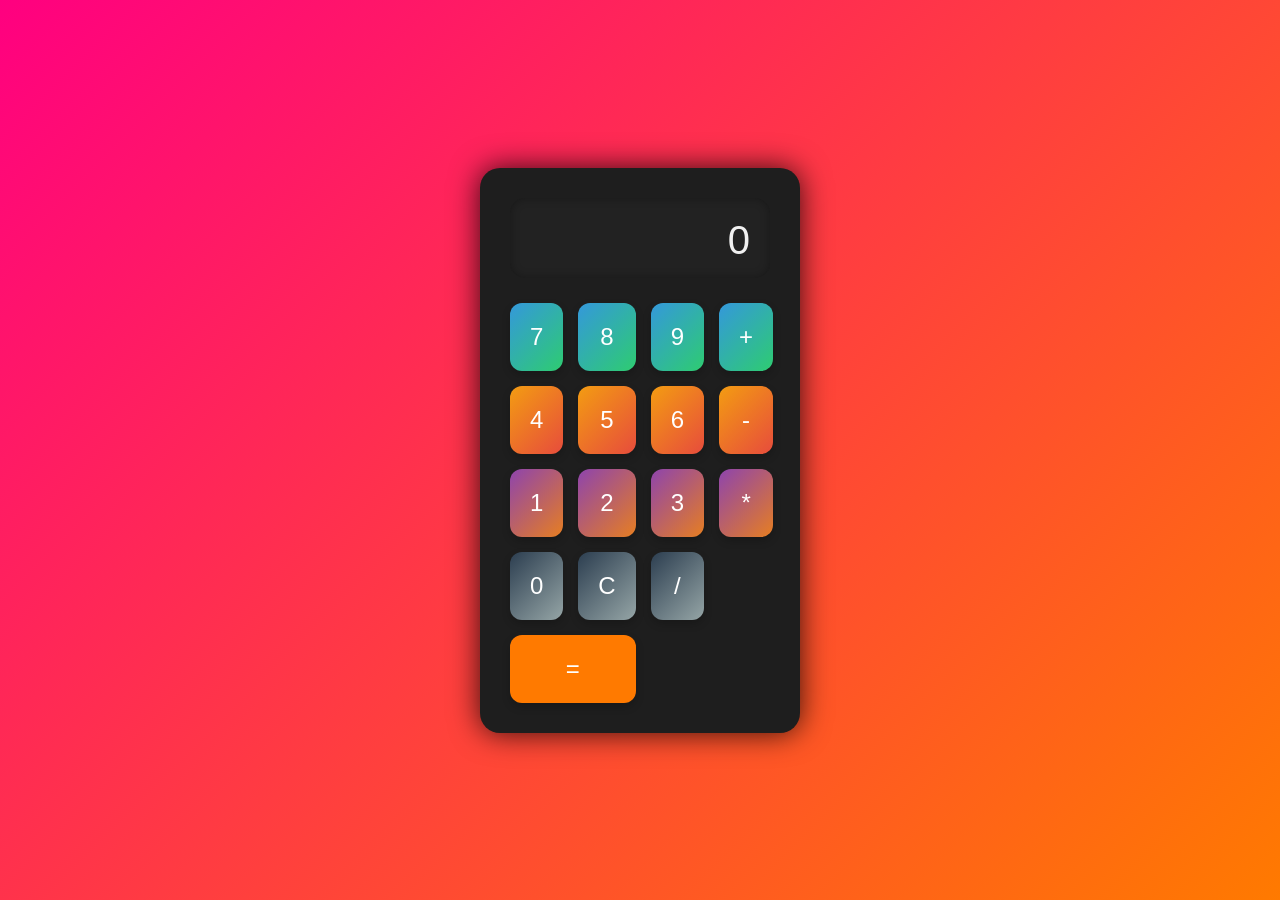
<file: Calculator/index.html>
<!DOCTYPE html>
<html lang="en">
<head>
  <meta charset="UTF-8">
  <meta name="viewport" content="width=device-width, initial-scale=1.0">
  <title>Stylish Calculator</title>
  <link rel="stylesheet" href="style.css">
</head>
<body>
  <div class="calculator-container">
    <div class="calculator-display" id="display">0</div>
    <div class="calculator-buttons">
      <button class="button" onclick="appendToDisplay('7')">7</button>
      <button class="button" onclick="appendToDisplay('8')">8</button>
      <button class="button" onclick="appendToDisplay('9')">9</button>
      <button class="button operator" onclick="appendToDisplay('+')">+</button>
      <button class="button" onclick="appendToDisplay('4')">4</button>
      <button class="button" onclick="appendToDisplay('5')">5</button>
      <button class="button" onclick="appendToDisplay('6')">6</button>
      <button class="button operator" onclick="appendToDisplay('-')">-</button>
      <button class="button" onclick="appendToDisplay('1')">1</button>
      <button class="button" onclick="appendToDisplay('2')">2</button>
      <button class="button" onclick="appendToDisplay('3')">3</button>
      <button class="button operator" onclick="appendToDisplay('*')">*</button>
      <button class="button" onclick="appendToDisplay('0')">0</button>
      <button class="button" onclick="clearDisplay()">C</button>
      <button class="button operator" onclick="appendToDisplay('/')">/</button>
      <button class="button operator" onclick="calculateResult()">=</button>
    </div>
  </div>

  <script src="script.js"></script>
</body>
</html>
</file>
<file: Calculator/style.css>
/* Reset some styles for better control */
* {
    margin: 0;
    padding: 0;
    box-sizing: border-box;
  }
  
  /* Body styling */
  body {
    display: flex;
    justify-content: center;
    align-items: center;
    height: 100vh;
    background: linear-gradient(135deg, #ff0080, #ff7a00);
    font-family: 'Roboto', sans-serif;
    color: #fff;
    margin: 0;
  }
  
  /* Container for the calculator */
  .calculator-container {
    background: #1e1e1e;
    padding: 30px;
    border-radius: 20px;
    box-shadow: 0 0 30px rgba(0, 0, 0, 0.8);
    width: 320px;
  }
  
  /* Display screen */
  .calculator-display {
    font-size: 2.5em;
    text-align: right;
    padding: 20px;
    background: #222;
    border-radius: 15px;
    margin-bottom: 25px;
    height: 80px;
    color: #f0f0f0;
    overflow-x: hidden;
    word-wrap: break-word;
    box-shadow: inset 0 0 10px rgba(0, 0, 0, 0.3);
    transition: background 0.3s ease;
  }
  
  /* Buttons layout using CSS Grid */
  .calculator-buttons {
    display: grid;
    grid-template-columns: repeat(4, 1fr);
    gap: 15px;
  }
  
  /* Button styling */
  .button {
    background: #333;
    border: none;
    border-radius: 12px;
    padding: 20px;
    font-size: 1.5em;
    color: #fff;
    transition: all 0.3s ease;
    cursor: pointer;
    box-shadow: 0 4px 8px rgba(0, 0, 0, 0.2);
  }
  
  .button:hover {
    background: #444;
    transform: scale(1.1);
    box-shadow: 0 6px 12px rgba(0, 0, 0, 0.3);
  }
  
  .button:active {
    transform: scale(1);
    box-shadow: 0 2px 4px rgba(0, 0, 0, 0.2);
  }
  
  /* Operator buttons */
  .operator {
    background: #ff007f;
    color: #fff;
  }
  
  .operator:hover {
    background: #ff4c92;
    transform: scale(1.1);
  }
  
  /* Clear button */
  button:nth-child(16) {
    background: #ff7a00;
    color: white;
    grid-column: span 2;
  }
  
  button:nth-child(16):hover {
    background: #ff9e33;
    transform: scale(1.1);
  }
  
  /* Number and operator alignment */
  button:nth-child(1), button:nth-child(2), button:nth-child(3), button:nth-child(4) {
    background: linear-gradient(135deg, #3498db, #2ecc71);
  }
  
  button:nth-child(5), button:nth-child(6), button:nth-child(7), button:nth-child(8) {
    background: linear-gradient(135deg, #f39c12, #e74c3c);
  }
  
  button:nth-child(9), button:nth-child(10), button:nth-child(11), button:nth-child(12) {
    background: linear-gradient(135deg, #8e44ad, #e67e22);
  }
  
  button:nth-child(13), button:nth-child(14), button:nth-child(15) {
    background: linear-gradient(135deg, #2c3e50, #95a5a6);
  }
  
  /* Button active states with different shadows */
  button:active {
    box-shadow: 0 0 15px rgba(0, 0, 0, 0.4);
    background: rgba(0, 0, 0, 0.5);
  }
  
  /* Responsive Design: Ensure it's usable on smaller screens */
  @media (max-width: 480px) {
    .calculator-container {
      width: 90%;
      padding: 20px;
    }
  
    .calculator-display {
      font-size: 2em;
      padding: 15px;
    }
  
    .button {
      font-size: 1.2em;
      padding: 18px;
    }
  }
</file>
